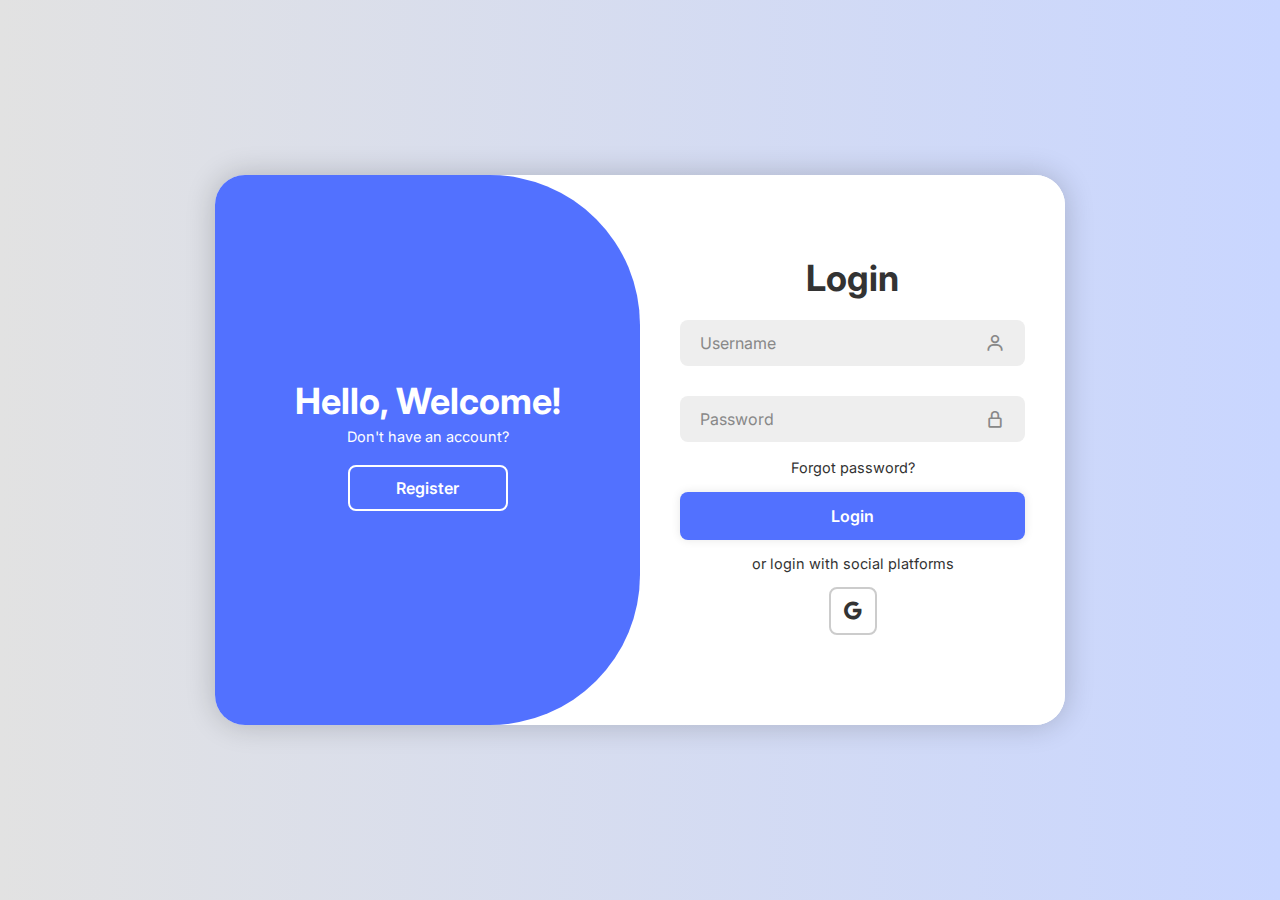
<file: exp_login.html>
<!DOCTYPE html>
<html lang="en">
<head>
    <meta charset="UTF-8">
    <meta name="viewport" content="width=device-width, initial-scale=1.0">
    <link href='https://unpkg.com/boxicons@2.1.4/css/boxicons.min.css' rel='stylesheet'>
    <link rel="stylesheet" href="exp_style.css">
    <title>Document</title>
</head>
<body>
    <div class="container">
        <!--login-->
        <div class="form-box login">
            <form action="">
                <h1>Login</h1>
                <div class="input-box"> <!--Username-->
                    <input type="text" placeholder="Username" required>
                    <i class='bx bx-user'></i>
                </div>
                <div class="input-box"> <!--Password-->
                    <input type="password" placeholder="Password" required>
                    <i class='bx bx-lock-alt'></i>
                </div>
                <div class="forgot-link">
                    <a href="#">Forgot password?</a>
                </div>
                <button type="submit" class="btn">Login</button>
                <p>or login with social platforms</p>
                <div class="social-icons">
                    <a href="#"><i class='bx bxl-google'></i></a>
                </div>
            </form>
        </div>

        <!--register-->
        <div class="form-box register">
            <form action="">
                <h1>Registeration</h1>
                <div class="input-box"> <!--Username-->
                    <input type="text" placeholder="Username" required>
                    <i class='bx bx-user'></i>
                </div>
                <div class="input-box"> <!--Email-->
                    <input type="email" placeholder="Email" required>
                    <i class='bx bx-envelope'></i>
                </div>
                <div class="input-box"> <!--Password-->
                    <input type="password" placeholder="Password" required>
                    <i class='bx bx-lock-alt'></i>
                </div>
                <div class="input-box"> <!--Age-->
                    <input type="number" placeholder="Age" required>
                    <box-icon name='envelope'></box-icon>
                </div>
                <button type="submit" class="btn">Register</button>
                <p>or register with social platforms</p>
                <div class="social-icons">
                    <a href="#"><i class='bx bxl-google'></i></a>
                </div>
            </form>
        </div>

        <div class="toggle-box">
            <div class="toggle-panel toggle-left"> <!--to go register-->
                <h1>Hello, Welcome!</h1>
                <p>Don't have an account?</p>
                <button class="btn register-btn">Register</button>
            </div>

            <div class="toggle-panel toggle-right"> <!--to go login-->
                <h1>Welcome Back!</h1>
                <p>Already have an account?</p>
                <button class="btn login-btn">Login</button>
            </div>
        </div>
    </div>

    <script src="exp_script.js"></script>
</body>
</html>
</file>
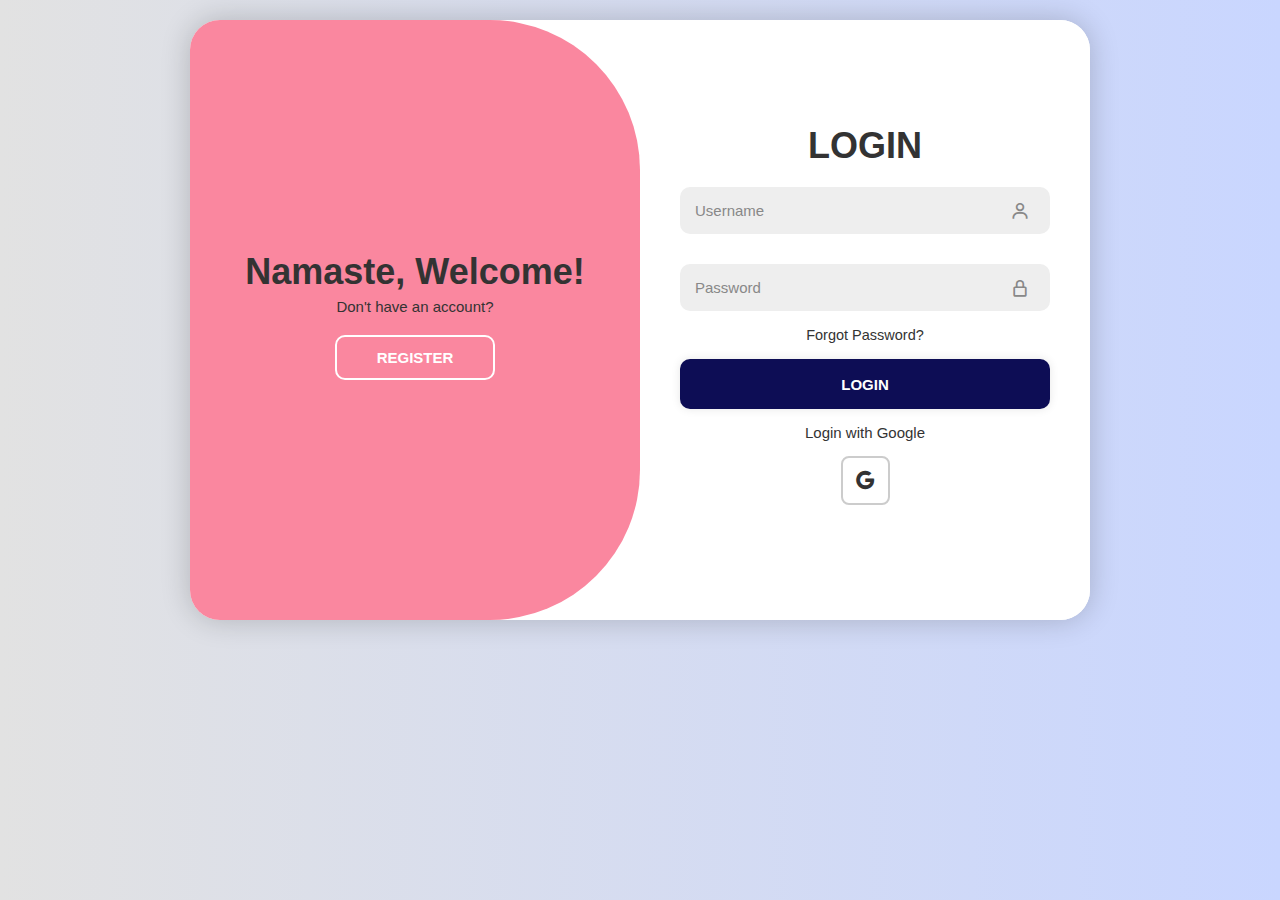
<file: stu_login.html>
<!DOCTYPE html>
<html lang="en">
<head>
    <meta charset="UTF-8">
    <meta name="viewport" content="width=device-width, initial-scale=1.0">
    <title>Login and Register</title>
    <link href="https://unpkg.com/boxicons@2.1.4/css/boxicons.min.css" rel="stylesheet">
    <link rel="stylesheet" href="stu_style.css">
</head>
<body>
    <div class="container">
        <!-- Login Section -->
        <div class="form-container login-box">
            <form action="">
                <h1>LOGIN</h1>
                <div class="input-box">
                    <input type="text" placeholder="Username" required>
                    <i class='bx bx-user'></i>
                </div>
                <div class="input-box">
                    <input type="password" placeholder="Password" required>
                    <i class='bx bx-lock-alt'></i>
                </div>
                <div class="forgot-password">
                    <a href="#">Forgot Password?</a>
                </div>
                <button type="submit" class="btn">LOGIN</button>
                <p>Login with Google</p>
                <div class="social-icons">
                    <a href="#"><i class='bx bxl-google'></i></a>
                </div>
            </form>
        </div>

        <!-- Register Section -->
        <div class="form-container register-box">
            <form action="">
                <h1>REGISTRATION</h1>
                <div class="input-box">
                    <input type="text" placeholder="Name" required>
                    <i class='bx bxs-rename'></i>
                </div>
                <div class="input-box">
                    <input type="email" placeholder="Email" required>
                    <i class='bx bx-envelope'></i>
                </div>
                <div class="input-box">
                    <input type="text" placeholder="Username" required>
                    <i class='bx bx-user'></i>
                </div>
                <div class="input-box">
                    <input type="password" placeholder="Password" required>
                    <i class='bx bx-lock-alt'></i>
                </div>
                <button type="submit" class="btn">REGISTER</button>
                <p>Or Register with Google</p>
                <div class="social-icons">
                    <a href="#"><i class='bx bxl-google'></i></a>
                </div>
            </form>
        </div>

        <!-- Toggle Section -->
        <div class="toggle-box">
            <div class="toggle-panel toggle-left">
                <h1>Namaste, Welcome!</h1>
                <p>Don't have an account?</p>
                <button class="btn register-btn">REGISTER</button>
            </div>
            <div class="toggle-panel toggle-right">
                <h1>Welcome Back</h1>
                <p>Already have an account?</p>
                <button class="btn login-btn">LOGIN</button>
            </div>
        </div>
    </div>

    <script src="stu_script.js"></script>
</body>
</html>
</file>
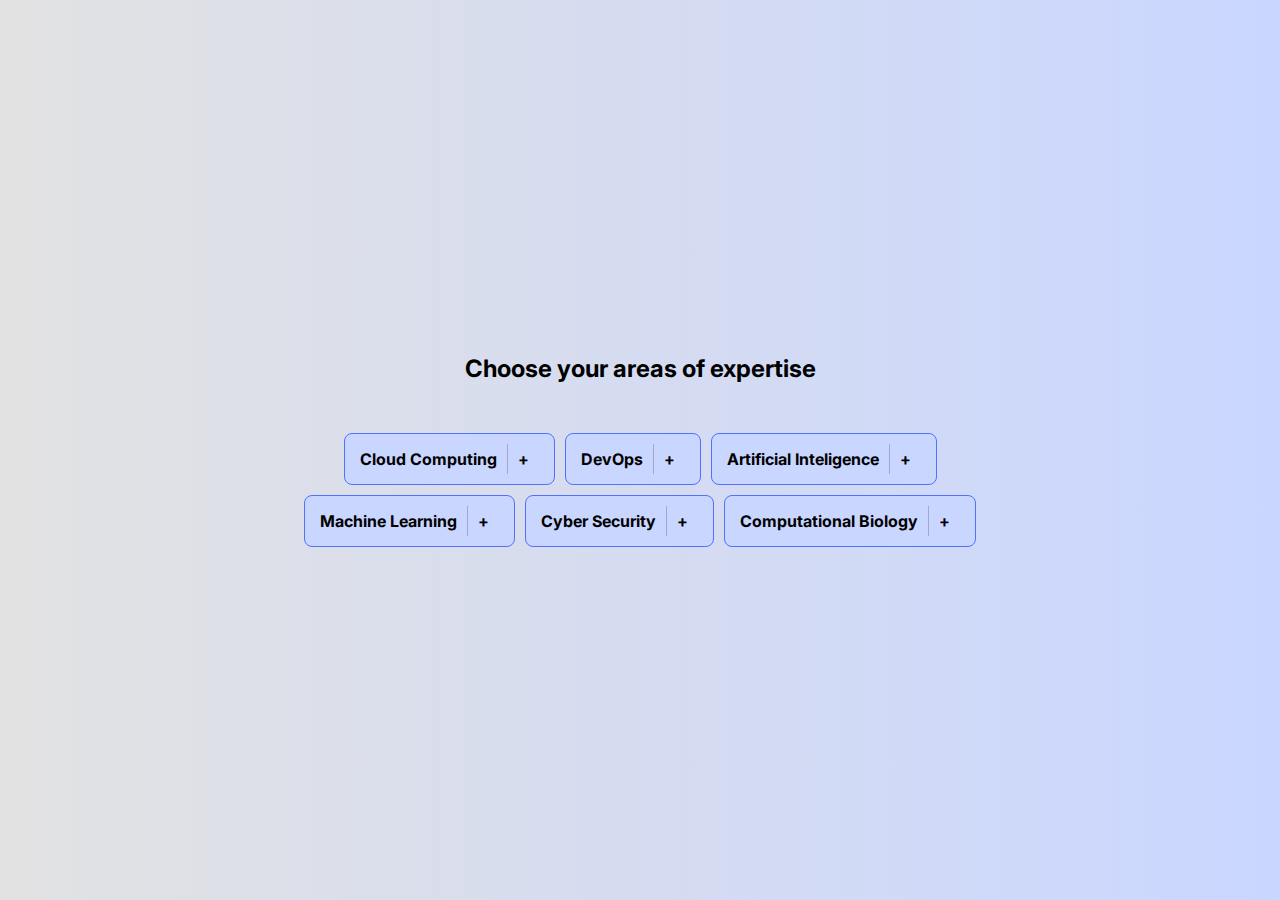
<file: subjects.html>
<!DOCTYPE html>
<html lang="en">
<head>
    <meta charset="UTF-8">
    <meta name="viewport" content="width=device-width, initial-scale=1.0">
    <title>Subjects</title>
    <link href='https://unpkg.com/boxicons@2.1.4/css/boxicons.min.css' rel='stylesheet'>
    <link rel="stylesheet" href="exp_style.css">
</head>
<body>
    <div class="container-subjects">
        <h2>Choose your areas of expertise</h2>
        <div class="tags" id="tagContainer">
            <div class="tag" onclick="toggleTag(this)"><span class="tag-content">Cloud Computing</span><span class="icon">+</span></div>
            <div class="tag" onclick="toggleTag(this)"><span class="tag-content">DevOps</span><span class="icon">+</span></div>
            <div class="tag" onclick="toggleTag(this)"><span class="tag-content">Artificial Inteligence</span><span class="icon">+</span></div>
            <div class="tag" onclick="toggleTag(this)"><span class="tag-content">Machine Learning</span><span class="icon">+</span></div>
            <div class="tag" onclick="toggleTag(this)"><span class="tag-content">Cyber Security</span><span class="icon">+</span></div>
            <div class="tag" onclick="toggleTag(this)"><span class="tag-content">Computational Biology</span><span class="icon">+</span></div>
        </div>
    </div>

    <script>
        function toggleTag(element) {
            element.classList.toggle("selected");
            let icon = element.querySelector(".icon");
            icon.textContent = element.classList.contains("selected") ? "×" : "+";
        }
    </script>
</body>
</html>
</file>
<file: exp_style.css>
@import url('https://fonts.googleapis.com/css2?family=Inter:ital,opsz,wght@0,14..32,100..900;1,14..32,100..900&display=swap'); 

* {
    margin:0;
    padding:0;
    box-sizing: border-box;
    font-family: 'Inter', sans-serif;
}

body {
    display: flex;
    justify-content: center;
    align-items: center;
    min-height: 100vh;
    background: linear-gradient(90deg, #e2e2e2,#c9d6ff);
}

.container {
    position: relative;
    width: 850px;
    height:550px;
    background: #fff;
    border-radius: 30px;
    box-shadow: 0 0 30px rgba(0,0,0,0.2);
    margin: 20px;
    overflow: hidden;
}

.form-box {
    position: absolute;
    right:0;
    width:50%;
    height: 100%;
    background: /*#5271FF*/ #fff;
    display: flex;
    align-items: center;
    color: #333;
    text-align: center;
    padding: 40px;
    z-index: 1;
    transition: 0.6s ease-in-out 1.2s, visibility 0s 1s;
}

.container.active .form-box {
    right: 50%;
}

.form-box.register {
    visibility: hidden;
}

.container.active .form-box.register {
    visibility: visible;
}

form {
    width: 100%;
}

.container h1 {
    font-size: 36px;
    margin: -10px 0;
}

.input-box {
    position:relative;
    margin: 30px 0;
}

.input-box input {
    width: 100%;
    padding: 13px 50px 13px 20px;
    background: #eee;
    border-radius: 8px;
    border: none;
    outline: none;
    font-size: 16px;
    color: #333;
    font-weight: 500;
}

.input-box input::placeholder {
    color: #888;
    font-weight: 400;
}

.input-box i {
    position: absolute;
    right: 20px;
    top: 50%;
    transform: translateY(-50%);
    font-size: 20px;
    color: #888;
}

.forgot-link {
    margin: -15px 0 15px;
}

.forgot-link a {
    font-size: 14.5px;
    color: #333;
    text-decoration: none;
}

.btn {
    width: 100%;
    height: 48px;
    background: #5271FF;
    border-radius: 8px;
    box-shadow: 0 0 10px rgba(0,0,0,0.1);
    border: none;
    cursor: pointer;
    font-size: 16px;
    color: #fff;
    font-weight: 600;
}

.container p {
    font-size: 14.5px;
    margin: 15px 0;
}

.social-icons {
    display: flex;
    justify-content: center;
}

.social-icons a {
    display: inline-flex;
    padding: 10px;
    border: 2px solid #ccc;
    border-radius: 8px;
    font-size: 24px;
    color:#333;
    text-decoration: none;
    margin: 0 8px;
}

.toggle-box {
    position: absolute;
    width:100%;
    height: 100%;
}

.toggle-box::before {
    content: '';
    position:absolute;
    left: -250%;
    width: 300%;
    height:100%;
    background: #5271FF;
    border-radius: 150px;
    z-index:2;
    transition: 1.8s ease-in-out;
}

.container.active .toggle-box::before {
    left: 50%; /*NOT HAPPENING*/
}

.toggle-panel {
    position: absolute;
    width:50%;
    height:100%;
    /*background: #5271FF;*/
    color: #fff;
    display: flex;
    flex-direction: column;
    justify-content: center;
    align-items: center;
    z-index: 2;
    transition: 0.6s ease-in-out;
}

.toggle-panel.toggle-left {
    left:0;
    transition-delay: 1.2s;
}

.container.active .toggle-panel.toggle-left {
    left: -50%;
    transition-delay: 0.6s;
}

.toggle-panel.toggle-right {
    right: -50%;
    transition-delay: 0.6s;
}

.container.active .toggle-panel.toggle-right {
    right: 0;
    transition-delay: 1.2s;
}

.toggle-panel p {
    margin-bottom: 20px;
}

.toggle-panel .btn {
    width: 160px;
    height: 46px;
    background: transparent;
    border: 2px solid #fff;
    box-shadow: none;
}

@media screen and (max-width: 650px){
    .container {
        height: calc(100vh - 40px);
    }

    .form-box {
        bottom: 0;
        width: 100%;
        height: 70%;
    }

    .container.active .form-box {
        right: 0;
        bottom: 30%;
    }

    .toggle-box::before {
        left:0;
        top:-270%;
        width: 100%;
        height: 300%;
        border-radius: 20vw;
    }

    .container.active .toggle-box::before {
        top: 70%;
        left: 0;
    }

    .toggle-panel {
        width: 100%;
        height:30%;
    }

    .toggle-panel.toggle-left {
        top: 0;
    }

    .container.active .toggle-panel.toggle-left {
        left:0;
        top: -30%;
    }

    .toggle-panel.toggle-right {
        right:0;
        bottom: -30%;
    }

    .container.active .toggle-panel.toggle-right {
        bottom: 0;
    }
}

@media screen and (max-width: 400px){
    .container {
        height: calc(100vh - 40px);
    }

    .form-box {
        bottom: 0;
        width: 100%;
        height: 70%;
    }

    .container.active .form-box {
        right: 0;
        bottom: 30%;
    }

    .toggle-box::before {
        left:0;
        top:-270%;
        width: 100%;
        height: 300%;
        border-radius: 20vw;
    }

    .container.active .toggle-box::before {
        top: 70%;
        left: 0;
    }

    .toggle-panel {
        width: 100%;
        height:30%;
    }

    .toggle-panel.toggle-left {
        top: 0;
    }

    .container.active .toggle-panel.toggle-left {
        left:0;
        top: -30%;
    }

    .toggle-panel.toggle-right {
        right:0;
        bottom: -30%;
    }

    .container.active .toggle-panel.toggle-right {
        bottom: 0;
    }
}

/*Subjects Page*/
.container-subjects {
    max-width: 800px;
    margin: 50px auto;
    text-align: center;
}

.container-subjects h2 {
    margin-bottom: 50px;
    text-align: center;
}

.tags {
    display: flex;
    flex-wrap: wrap;
    gap: 10px;
    justify-content: center;
}

.tag {
    background-color: #c9d6ff;
    color: black;
    padding: 10px 15px;
    border-radius: 8px;
    cursor: pointer;
    display: flex;
    align-items: center;
    font-weight: bold;
    transition: background 0.3s;
    border: 1px solid #5271FF;
}

.tag.selected {
    background-color: #5271FF;
    color: white;
}

.icon {
    font-weight: bold;
    padding: 5px 10px;
    border-left: 1px solid rgba(0, 0, 0, 0.2);
}

.tag-content {
    padding-right: 10px;
}
</file>
<file: stu_style.css>
@import url('https://fonts.googleapis.com/css2?family=Inter:ital,opsz,wght@0,14..32,100..900;1,14..32,100..900&display=swap');
*{
    margin: 0;
    padding: 0;
    box-sizing: border-box;
    font-family: 'Poppins',sans-serif; 
}
body{
    display: flex;
    justify-content: center;
    align-items: center;
    min-height: 200px;
    background: linear-gradient(90deg, #e2e2e2, #c9d6ff);
}
.container{
    position: relative;
    width: 900px;
    height: 600px;
    margin: 20px;
    background: #fff;
    border-radius: 30px;
    box-shadow: 0 0 30px rgba(0, 0, 0, .2);
    overflow: hidden ;
}  
.form-container{
    position: absolute;
    right: 0;
    width: 50%;
    height: 100%;
    background : #fff;
    display: flex;
    align-items: center;
    color: #333;
    text-align: center;
    padding: 40px;
    z-index: 1;
    transition: .6s ease-in-out 1.2s, visibility 0s 1s;
    
}
.container.active .form-container{
    right: 50%;
}
.form-container.register-box{
    visibility: hidden;
    
}
.container.active .form-container.register-box{
    visibility: visible;
}

form{
    width: 100%;
}

.container h1{
    font-size: 36px;
    margin: -10px 0;
}

.input-box{
    position: relative;
    margin: 30px 0;
}
.input-box input{
    width: 100%;
    padding: 15px;
    background: #eee;
    border-radius: 10px;
    border: none;
    outline: none;
    font-size: 15px;
    color: #333;
    font-weight: 500;
}
.input-box input::placeholder{
    color: #888;
    font-weight: 400;
}
.input-box i{
    position: absolute;
    right: 20px;
    top: 50%;
    transform: translateY(-50%);
    font-size: 20px;
    color: #888;
}
.forgot-password{
    margin: -15px 0 15px;
}
.forgot-password a{
    font-size: 14.5px;
    color: #333;
    text-decoration: none;
}

.btn{
    width: 100%;
    height: 50px;
    background: #0d0d55;
    border-radius: 10px;
    box-shadow: 0 0 10px rgba(0, 0, 0, .1);
    border: none;
    cursor: pointer;
    font-size: 15px;
    color: #fff;
    font-weight: 600;
}

.container p{
    font-size: 15px;
    margin: 15px 0 ;
}
.social-icons{
    display: flex;
    justify-content: center;
}
.social-icons a{
    display: inline-flex;
    padding: 10px;
    border: 2px solid #ccc;
    border-radius: 8px;
    font-size: 25px;
    color: #333;
    text-decoration: none;
    margin: 0 8px;
}

.toggle-box{
    position: inherit;
    width: 100%;
    height: 100% ;
}
.toggle-box::before{
    content: '';
    position: absolute;
    left: -250%;
    width: 300%;
    height: 100%;
    background: #fa879f;
    border-radius: 150px  ;
    z-index: 2;
    transition: 1.8s ease-in-out;
}

.container.active .toggle-box::before{
    left: 50%;
}
.toggle-panel{
    position: absolute;
    width: 50%;
    height: 100% ;
    color: #333;
    display: flex;
    flex-direction: column;
    justify-content: center;
    align-items: center;
    z-index: 2;
    transition: .6s ease-in-out;
}
.toggle-panel.toggle-right{
    right: -50%;
    transition-delay: .6s;
}
.toggle-panel.toggle-left{
    left: 0;
    transition-delay: 1.2s;
}
.container.active .toggle-panel.toggle-left{
    left: -50%;
    transition-delay: .6s;
}
.container.active .toggle-panel.toggle-right{
    right: 0;
    transition-delay: 1.2s;
}
.toggle-panel p{ 
    margin-bottom: 20px;
}
.toggle-panel .btn{
    width: 160px;
    height: 45px;
    background: transparent;
    border: 2px solid #fff;
    box-shadow: none; 
}
@media screen and (max-width: 650px){
    .container {
        height: calc(100vh - 40px);
    }

    .form-container {
        bottom: 0;
        width: 100%;
        height: 70%;
    }

    .container.active .form-container {
        right: 0;
        bottom: 30%;
    }

    .toggle-box::before {
        left:0;
        top:-270%;
        width: 100%;
        height: 300%;
        border-radius: 20vw;
    }

    .container.active .toggle-box::before {
        top: 70%;
        left: 0;
    }

    .toggle-panel {
        width: 100%;
        height:30%;
    }

    .toggle-panel.toggle-left {
        top: 0;
    }

    .container.active .toggle-panel.toggle-left {
        left:0;
        top: -30%;
    }

    .toggle-panel.toggle-right {
        right:0;
        bottom: -30%;
    }

    .container.active .toggle-panel.toggle-right {
        bottom: 0;
    }
}

@media screen and (max-width: 400px) {
    .form-container {
        padding: 20px;
    }

    .toggle-panel h1 {
        font-size: 30px;
    }
}
</file>
